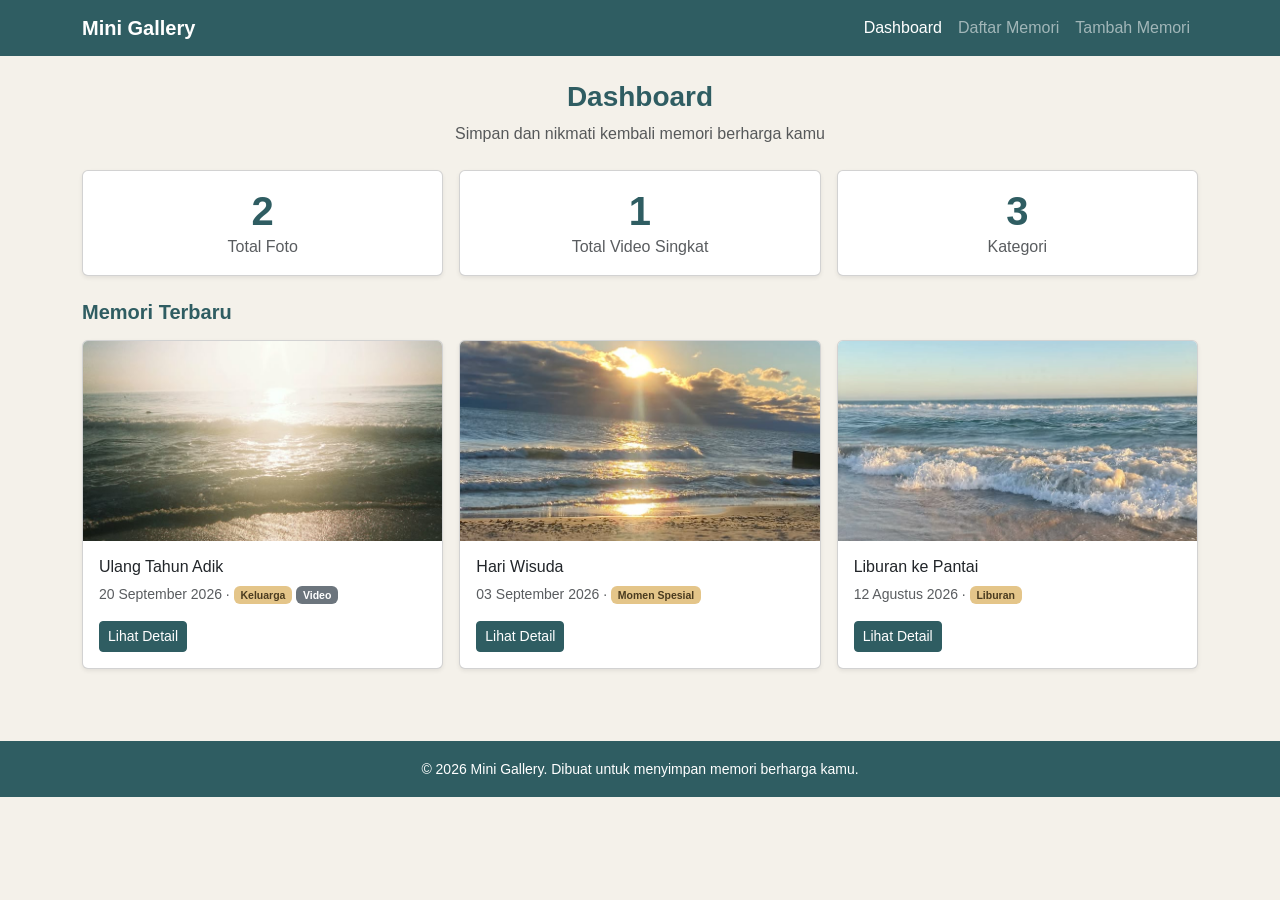
<file: index.html>
<!DOCTYPE html>
<html lang="id">
<head>
  <meta charset="UTF-8">
  <meta name="viewport" content="width=device-width, initial-scale=1.0">
  <title>Mini Gallery - Dashboard</title>
  <link href="https://cdn.jsdelivr.net/npm/bootstrap@5.3.3/dist/css/bootstrap.min.css" rel="stylesheet">
  <link rel="stylesheet" href="style.css">
</head>
<body>

  <header class="sticky-top">
    <nav class="navbar navbar-expand-lg navbar-dark bg-teal">
      <div class="container">
        <a class="navbar-brand fw-bold" href="index.html">Mini Gallery</a>
        <button class="navbar-toggler" type="button" data-bs-toggle="collapse" data-bs-target="#menu" aria-controls="menu" aria-expanded="false" aria-label="Buka menu navigasi">
          <span class="navbar-toggler-icon"></span>
        </button>
        <div class="collapse navbar-collapse" id="menu">
          <ul class="navbar-nav ms-auto">
            <li class="nav-item"><a class="nav-link active" href="index.html">Dashboard</a></li>
            <li class="nav-item"><a class="nav-link " href="daftar.html">Daftar Memori</a></li>
            <li class="nav-item"><a class="nav-link " href="form.html">Tambah Memori</a></li>
          </ul>
        </div>
      </div>
    </nav>
  </header>

  <main class="container py-4">
    <article>
      <header class="mb-4 text-center">
        <h1 class="h3 text-teal fw-bold">Dashboard</h1>
        <p class="text-muted mb-0">Simpan dan nikmati kembali memori berharga kamu</p>
      </header>

      <!-- Statistik: angkanya dihitung & diisi oleh script.js -->
      <section class="row g-3 mb-4" aria-label="Ringkasan statistik">
        <div class="col-12 col-md-4">
          <div class="card text-center shadow-sm h-100"><div class="card-body">
            <p class="display-6 fw-bold text-teal mb-0" id="stat-foto">0</p>
            <p class="text-muted mb-0">Total Foto</p>
          </div></div>
        </div>
        <div class="col-12 col-md-4">
          <div class="card text-center shadow-sm h-100"><div class="card-body">
            <p class="display-6 fw-bold text-teal mb-0" id="stat-video">0</p>
            <p class="text-muted mb-0">Total Video Singkat</p>
          </div></div>
        </div>
        <div class="col-12 col-md-4">
          <div class="card text-center shadow-sm h-100"><div class="card-body">
            <p class="display-6 fw-bold text-teal mb-0" id="stat-kategori">0</p>
            <p class="text-muted mb-0">Kategori</p>
          </div></div>
        </div>
      </section>

      <!-- Memori terbaru: kartunya dirender oleh script.js dari array data -->
      <section aria-label="Memori terbaru">
        <h2 class="h5 text-teal fw-bold mb-3">Memori Terbaru</h2>
        <div class="row g-3" id="daftar-kartu"></div>
      </section>
    </article>
  </main>

  <footer class="bg-teal text-center py-3 mt-5">
    <small>&copy; 2026 Mini Gallery. Dibuat untuk menyimpan memori berharga kamu.</small>
  </footer>

  <!-- Urutan penting: jQuery dulu, baru script.js yang memakainya -->
  <script src="https://code.jquery.com/jquery-3.7.1.min.js"></script>
  <script src="https://cdn.jsdelivr.net/npm/bootstrap@5.3.3/dist/js/bootstrap.bundle.min.js"></script>
  <script src="script.js"></script>
</body>
</html>
</file>
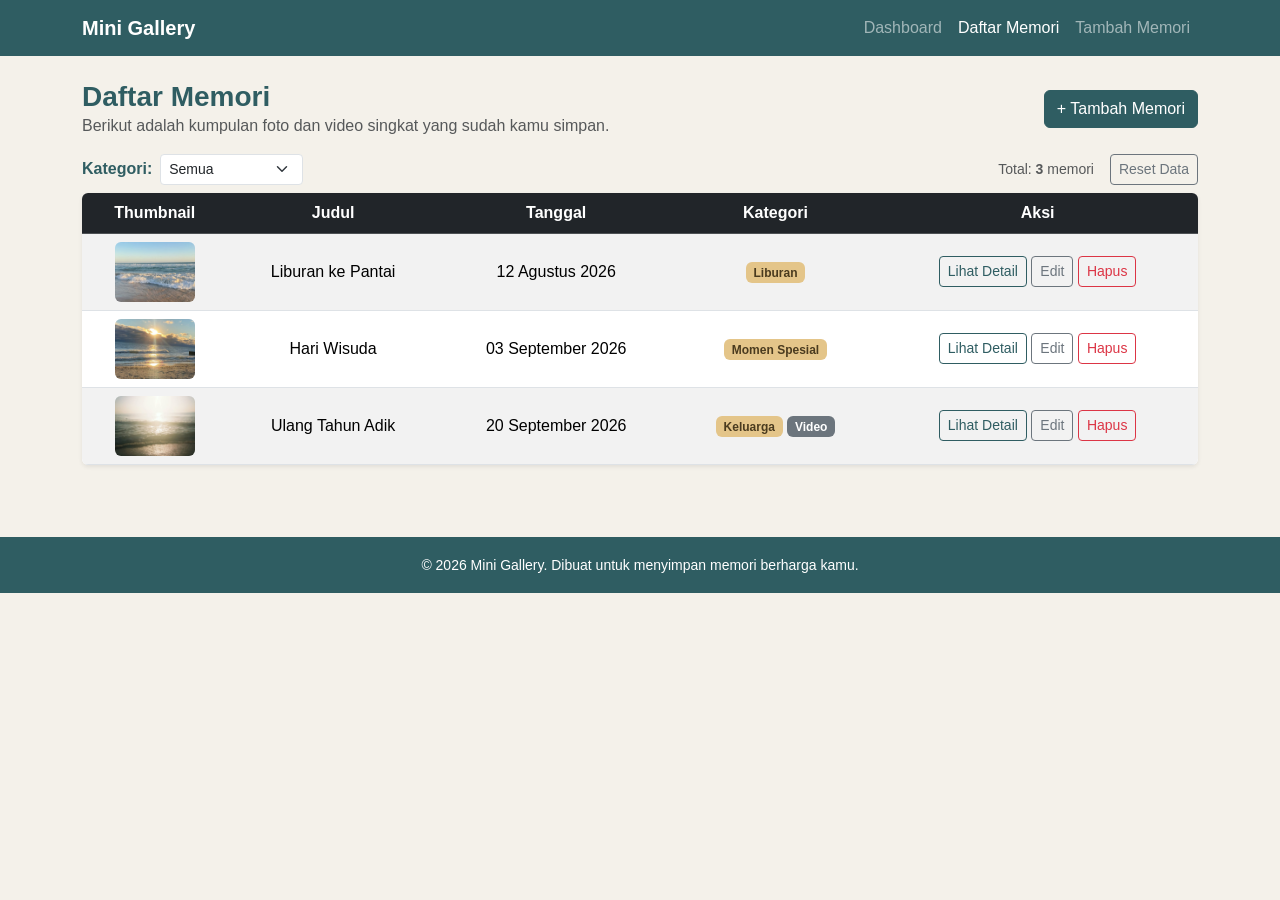
<file: daftar.html>
<!DOCTYPE html>
<html lang="id">
<head>
  <meta charset="UTF-8">
  <meta name="viewport" content="width=device-width, initial-scale=1.0">
  <title>Mini Gallery - Daftar Memori</title>
  <link href="https://cdn.jsdelivr.net/npm/bootstrap@5.3.3/dist/css/bootstrap.min.css" rel="stylesheet">
  <link rel="stylesheet" href="style.css">
</head>
<body>

  <header class="sticky-top">
    <nav class="navbar navbar-expand-lg navbar-dark bg-teal">
      <div class="container">
        <a class="navbar-brand fw-bold" href="index.html">Mini Gallery</a>
        <button class="navbar-toggler" type="button" data-bs-toggle="collapse" data-bs-target="#menu" aria-controls="menu" aria-expanded="false" aria-label="Buka menu navigasi">
          <span class="navbar-toggler-icon"></span>
        </button>
        <div class="collapse navbar-collapse" id="menu">
          <ul class="navbar-nav ms-auto">
            <li class="nav-item"><a class="nav-link " href="index.html">Dashboard</a></li>
            <li class="nav-item"><a class="nav-link active" href="daftar.html">Daftar Memori</a></li>
            <li class="nav-item"><a class="nav-link " href="form.html">Tambah Memori</a></li>
          </ul>
        </div>
      </div>
    </nav>
  </header>

  <main class="container py-4">
    <article>
      <header class="d-flex flex-wrap justify-content-between align-items-center gap-2 mb-3">
        <div>
          <h1 class="h3 text-teal fw-bold mb-0">Daftar Memori</h1>
          <p class="text-muted mb-0">Berikut adalah kumpulan foto dan video singkat yang sudah kamu simpan.</p>
        </div>
        <button type="button" id="btn-toggle-form" class="btn btn-teal" aria-expanded="false" aria-controls="panel-tambah">+ Tambah Memori</button>
      </header>

      <!-- Notifikasi (disembunyikan, dimunculkan oleh jQuery) -->
      <div id="notifikasi" class="alert" role="alert" style="display: none;"></div>

      <!-- Form tambah cepat (disembunyikan, dibuka dengan slideToggle) -->
      <section id="panel-tambah" class="card shadow-sm mb-3" style="display: none;" aria-label="Form tambah memori cepat">
        <div class="card-body">
          <h2 class="h5 text-teal fw-bold mb-3">Tambah Memori Cepat</h2>
          <form id="form-cepat" class="form-validasi row g-3" novalidate>
            <div class="col-12 col-md-6 col-lg-3">
              <label for="cepat-judul" class="form-label fw-semibold text-teal">Judul</label>
              <input type="text" class="form-control" id="cepat-judul" name="judul" placeholder="Contoh: Makan Malam Keluarga" required data-wajib>
              <div class="invalid-feedback">Judul tidak boleh kosong.</div>
            </div>
            <div class="col-12 col-md-6 col-lg-3">
              <label for="cepat-tanggal" class="form-label fw-semibold text-teal">Tanggal</label>
              <input type="date" class="form-control" id="cepat-tanggal" name="tanggal" required data-wajib>
              <div class="invalid-feedback">Tanggal harus diisi.</div>
            </div>
            <div class="col-12 col-md-6 col-lg-3">
              <label for="cepat-kategori" class="form-label fw-semibold text-teal">Kategori</label>
              <select class="form-select" id="cepat-kategori" name="kategori" required data-wajib>
                <option value="">-- Pilih kategori --</option>
                <option value="Liburan">Liburan</option>
                <option value="Keluarga">Keluarga</option>
                <option value="Momen Spesial">Momen Spesial</option>
                <option value="Lainnya">Lainnya</option>
              </select>
              <div class="invalid-feedback">Pilih salah satu kategori.</div>
            </div>
            <div class="col-12 col-md-6 col-lg-3">
              <label for="cepat-jenis" class="form-label fw-semibold text-teal">Jenis</label>
              <select class="form-select" id="cepat-jenis" name="jenis">
                <option value="Foto">Foto</option>
                <option value="Video">Video</option>
              </select>
            </div>
            <div class="col-12 d-flex flex-wrap align-items-center gap-2">
              <button type="submit" class="btn btn-teal">Simpan</button>
              <span class="small text-muted">Butuh isian lengkap? <a href="form.html">Buka halaman form</a></span>
            </div>
          </form>
        </div>
      </section>

      <!-- Filter & jumlah data -->
      <div class="d-flex flex-wrap justify-content-between align-items-center gap-2 mb-2">
        <div class="d-flex align-items-center gap-2">
          <label for="filter-kategori" class="fw-semibold text-teal mb-0">Kategori:</label>
          <select id="filter-kategori" class="form-select form-select-sm w-auto">
            <option value="semua">Semua</option>
            <option value="Liburan">Liburan</option>
            <option value="Keluarga">Keluarga</option>
            <option value="Momen Spesial">Momen Spesial</option>
            <option value="Lainnya">Lainnya</option>
          </select>
        </div>
        <div class="d-flex align-items-center gap-3">
          <span class="small text-muted">Total: <strong id="jumlah-memori">0</strong> memori</span>
          <button type="button" id="btn-reset" class="btn btn-sm btn-outline-secondary">Reset Data</button>
        </div>
      </div>

      <div class="table-responsive bg-white rounded shadow-sm">
        <table class="table table-striped table-hover align-middle text-center mb-0">
          <thead class="table-dark">
            <tr>
              <th scope="col">Thumbnail</th>
              <th scope="col">Judul</th>
              <th scope="col">Tanggal</th>
              <th scope="col">Kategori</th>
              <th scope="col">Aksi</th>
            </tr>
          </thead>
          <!-- Baris tabel dirender oleh script.js dari array data -->
          <tbody id="tabel-body"></tbody>
        </table>
      </div>
    </article>
  </main>

  <footer class="bg-teal text-center py-3 mt-5">
    <small>&copy; 2026 Mini Gallery. Dibuat untuk menyimpan memori berharga kamu.</small>
  </footer>

  <!-- Urutan penting: jQuery dulu, baru script.js yang memakainya -->
  <script src="https://code.jquery.com/jquery-3.7.1.min.js"></script>
  <script src="https://cdn.jsdelivr.net/npm/bootstrap@5.3.3/dist/js/bootstrap.bundle.min.js"></script>
  <script src="script.js"></script>
</body>
</html>
</file>
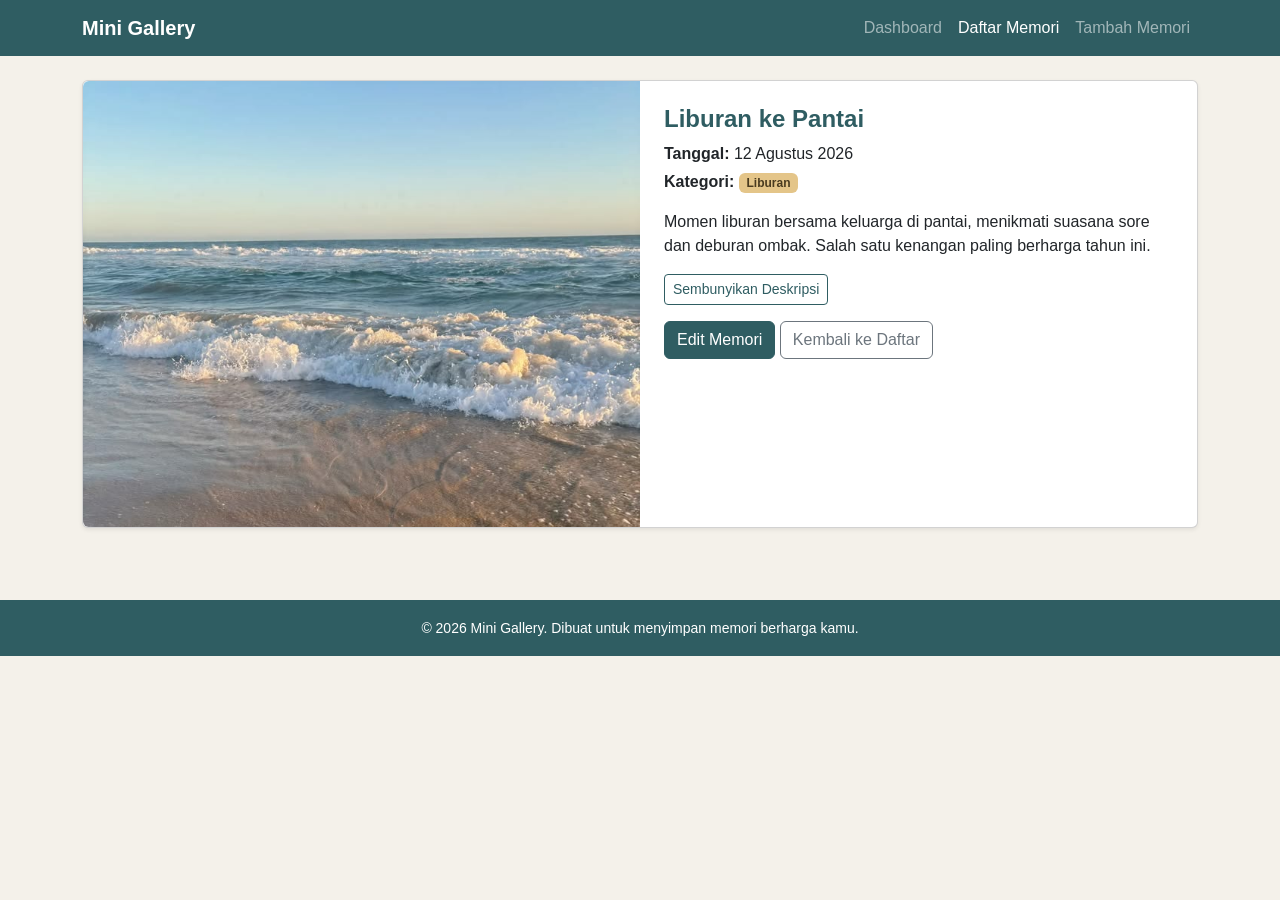
<file: detail.html>
<!DOCTYPE html>
<html lang="id">
<head>
  <meta charset="UTF-8">
  <meta name="viewport" content="width=device-width, initial-scale=1.0">
  <title>Mini Gallery - Detail Memori</title>
  <link href="https://cdn.jsdelivr.net/npm/bootstrap@5.3.3/dist/css/bootstrap.min.css" rel="stylesheet">
  <link rel="stylesheet" href="style.css">
</head>
<body>

  <header class="sticky-top">
    <nav class="navbar navbar-expand-lg navbar-dark bg-teal">
      <div class="container">
        <a class="navbar-brand fw-bold" href="index.html">Mini Gallery</a>
        <button class="navbar-toggler" type="button" data-bs-toggle="collapse" data-bs-target="#menu" aria-controls="menu" aria-expanded="false" aria-label="Buka menu navigasi">
          <span class="navbar-toggler-icon"></span>
        </button>
        <div class="collapse navbar-collapse" id="menu">
          <ul class="navbar-nav ms-auto">
            <li class="nav-item"><a class="nav-link " href="index.html">Dashboard</a></li>
            <li class="nav-item"><a class="nav-link active" href="daftar.html">Daftar Memori</a></li>
            <li class="nav-item"><a class="nav-link " href="form.html">Tambah Memori</a></li>
          </ul>
        </div>
      </div>
    </nav>
  </header>

  <main class="container py-4">
    <!-- Isi kartu dirender oleh script.js sesuai ?id= di URL -->
    <article class="card shadow-sm" id="detail-memori" aria-live="polite">
      <div class="card-body p-4">
        <p class="mb-0 text-muted">Memuat detail memori...</p>
      </div>
    </article>
  </main>

  <footer class="bg-teal text-center py-3 mt-5">
    <small>&copy; 2026 Mini Gallery. Dibuat untuk menyimpan memori berharga kamu.</small>
  </footer>

  <!-- Urutan penting: jQuery dulu, baru script.js yang memakainya -->
  <script src="https://code.jquery.com/jquery-3.7.1.min.js"></script>
  <script src="https://cdn.jsdelivr.net/npm/bootstrap@5.3.3/dist/js/bootstrap.bundle.min.js"></script>
  <script src="script.js"></script>
</body>
</html>
</file>
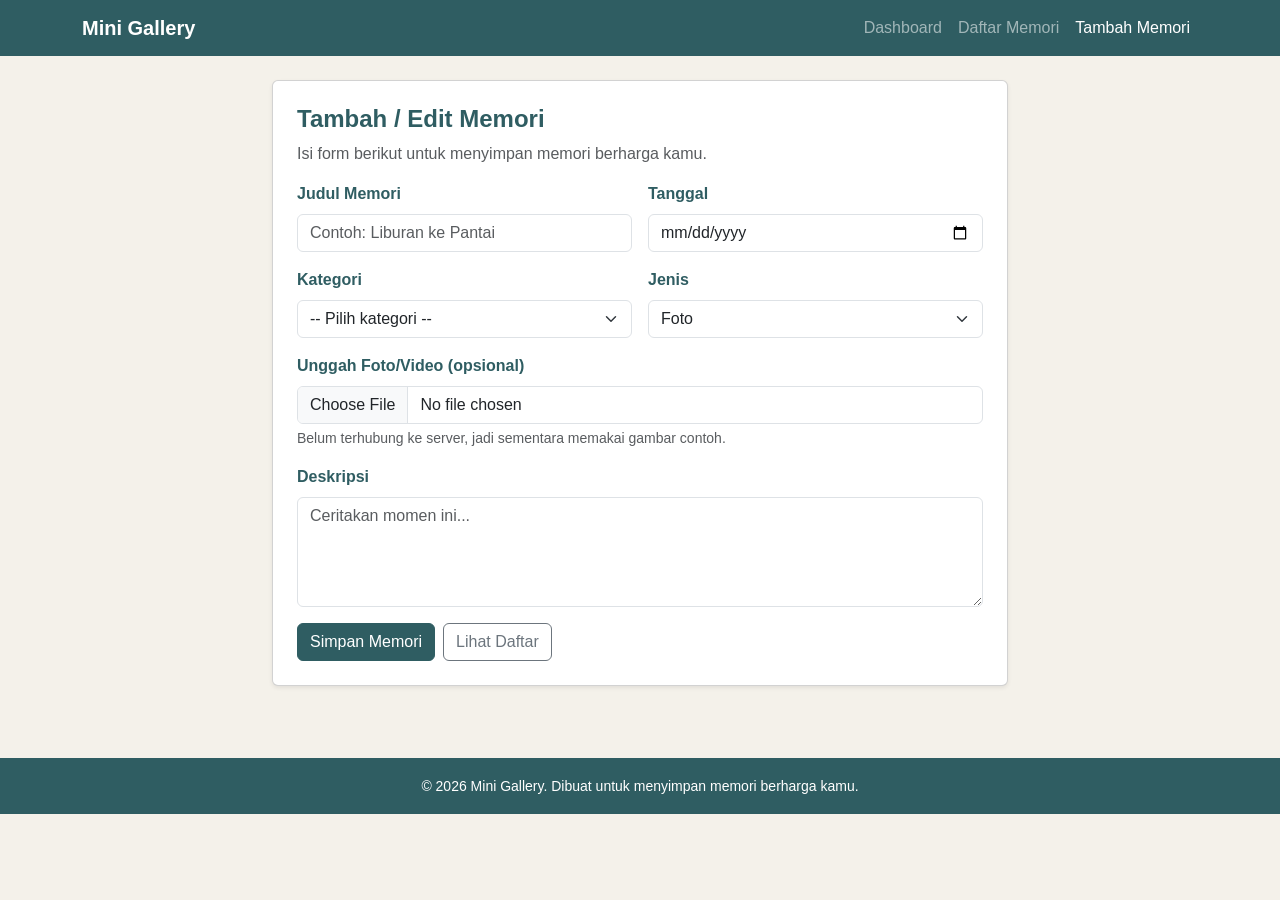
<file: form.html>
<!DOCTYPE html>
<html lang="id">
<head>
  <meta charset="UTF-8">
  <meta name="viewport" content="width=device-width, initial-scale=1.0">
  <title>Mini Gallery - Tambah/Edit Memori</title>
  <link href="https://cdn.jsdelivr.net/npm/bootstrap@5.3.3/dist/css/bootstrap.min.css" rel="stylesheet">
  <link rel="stylesheet" href="style.css">
</head>
<body>

  <header class="sticky-top">
    <nav class="navbar navbar-expand-lg navbar-dark bg-teal">
      <div class="container">
        <a class="navbar-brand fw-bold" href="index.html">Mini Gallery</a>
        <button class="navbar-toggler" type="button" data-bs-toggle="collapse" data-bs-target="#menu" aria-controls="menu" aria-expanded="false" aria-label="Buka menu navigasi">
          <span class="navbar-toggler-icon"></span>
        </button>
        <div class="collapse navbar-collapse" id="menu">
          <ul class="navbar-nav ms-auto">
            <li class="nav-item"><a class="nav-link " href="index.html">Dashboard</a></li>
            <li class="nav-item"><a class="nav-link " href="daftar.html">Daftar Memori</a></li>
            <li class="nav-item"><a class="nav-link active" href="form.html">Tambah Memori</a></li>
          </ul>
        </div>
      </div>
    </nav>
  </header>

  <main class="container py-4">
    <div class="row justify-content-center">
      <div class="col-12 col-lg-8">
        <article class="card shadow-sm">
          <div class="card-body p-4">
            <h1 class="h4 text-teal fw-bold">Tambah / Edit Memori</h1>
            <p class="text-muted">Isi form berikut untuk menyimpan memori berharga kamu.</p>

            <!-- Notifikasi (disembunyikan, dimunculkan oleh jQuery) -->
            <div id="notifikasi" class="alert" role="alert" style="display: none;"></div>

            <form id="form-memori" action="#" method="post" class="form-validasi row g-3" novalidate>
              <div class="col-12 col-md-6">
                <label for="judul" class="form-label fw-semibold text-teal">Judul Memori</label>
                <input type="text" class="form-control" id="judul" name="judul" placeholder="Contoh: Liburan ke Pantai" required data-wajib>
                <div class="invalid-feedback">Judul tidak boleh kosong.</div>
              </div>

              <div class="col-12 col-md-6">
                <label for="tanggal" class="form-label fw-semibold text-teal">Tanggal</label>
                <input type="date" class="form-control" id="tanggal" name="tanggal" required data-wajib>
                <div class="invalid-feedback">Tanggal harus diisi.</div>
              </div>

              <div class="col-12 col-md-6">
                <label for="kategori" class="form-label fw-semibold text-teal">Kategori</label>
                <select class="form-select" id="kategori" name="kategori" required data-wajib>
                  <option value="">-- Pilih kategori --</option>
                  <option value="Liburan">Liburan</option>
                  <option value="Keluarga">Keluarga</option>
                  <option value="Momen Spesial">Momen Spesial</option>
                  <option value="Lainnya">Lainnya</option>
                </select>
                <div class="invalid-feedback">Pilih salah satu kategori.</div>
              </div>

              <div class="col-12 col-md-6">
                <label for="jenis" class="form-label fw-semibold text-teal">Jenis</label>
                <select class="form-select" id="jenis" name="jenis">
                  <option value="Foto">Foto</option>
                  <option value="Video">Video</option>
                </select>
              </div>

              <div class="col-12">
                <label for="file" class="form-label fw-semibold text-teal">Unggah Foto/Video (opsional)</label>
                <input type="file" class="form-control" id="file" name="file" accept="image/*,video/*" aria-describedby="bantuan-file">
                <div id="bantuan-file" class="form-text">Belum terhubung ke server, jadi sementara memakai gambar contoh.</div>
              </div>

              <div class="col-12">
                <label for="deskripsi" class="form-label fw-semibold text-teal">Deskripsi</label>
                <textarea class="form-control" id="deskripsi" name="deskripsi" rows="4" placeholder="Ceritakan momen ini..." required data-wajib></textarea>
                <div class="invalid-feedback">Deskripsi tidak boleh kosong.</div>
              </div>

              <div class="col-12 d-flex gap-2">
                <button type="submit" class="btn btn-teal">Simpan Memori</button>
                <a href="daftar.html" class="btn btn-outline-secondary">Lihat Daftar</a>
              </div>
            </form>
          </div>
        </article>
      </div>
    </div>
  </main>

  <footer class="bg-teal text-center py-3 mt-5">
    <small>&copy; 2026 Mini Gallery. Dibuat untuk menyimpan memori berharga kamu.</small>
  </footer>

  <!-- Urutan penting: jQuery dulu, baru script.js yang memakainya -->
  <script src="https://code.jquery.com/jquery-3.7.1.min.js"></script>
  <script src="https://cdn.jsdelivr.net/npm/bootstrap@5.3.3/dist/js/bootstrap.bundle.min.js"></script>
  <script src="script.js"></script>
</body>
</html>
</file>
<file: style.css>
/* =====================================================
   Mini Gallery - style.css
   Tugas Minggu 4: Bootstrap 5 + sedikit custom tema warna
   (layout, grid, navbar, tabel, form ditangani Bootstrap)
===================================================== */

:root {
  --teal: #2f5d62;
  --teal-dark: #244b4f;
  --cream: #f4f1ea;
  --sand: #e4c589;
}

body {
  background-color: var(--cream);
  color: #2e2a26;
  font-family: 'Segoe UI', Verdana, Arial, sans-serif;
}

/* Warna tema */
.bg-teal   { background-color: var(--teal) !important; color: #fff; }
.text-teal { color: var(--teal) !important; }

.btn-teal {
  background-color: var(--teal);
  border-color: var(--teal);
  color: #fff;
}
.btn-teal:hover,
.btn-teal:focus {
  background-color: var(--teal-dark);
  border-color: var(--teal-dark);
  color: #fff;
}

.btn-outline-teal {
  color: var(--teal);
  border-color: var(--teal);
}
.btn-outline-teal:hover {
  background-color: var(--teal);
  color: #fff;
}

.badge-sand {
  background-color: var(--sand);
  color: #4a3b1f;
}

/* Foto kartu & thumbnail dibuat seragam */
.foto-card   { height: 200px; object-fit: cover; }
.foto-thumb  { width: 80px; height: 60px; object-fit: cover; }
</file>
